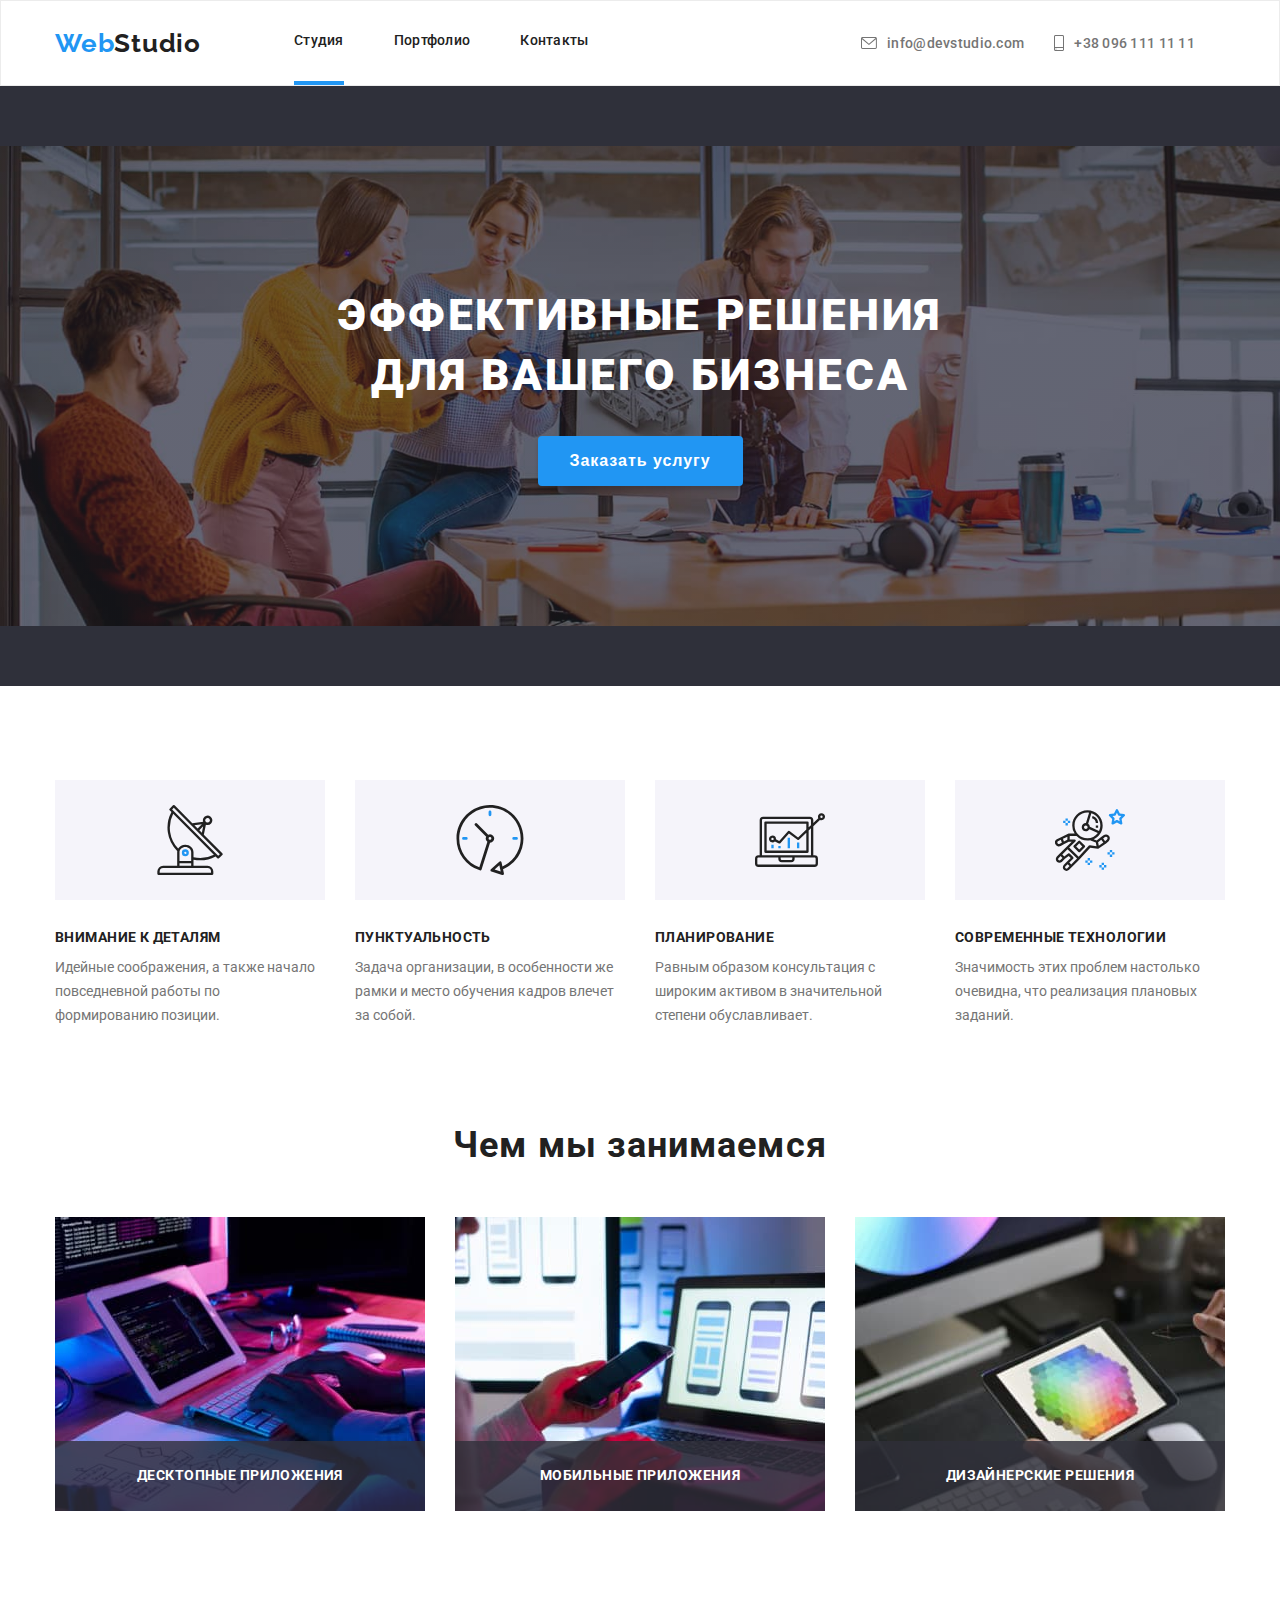
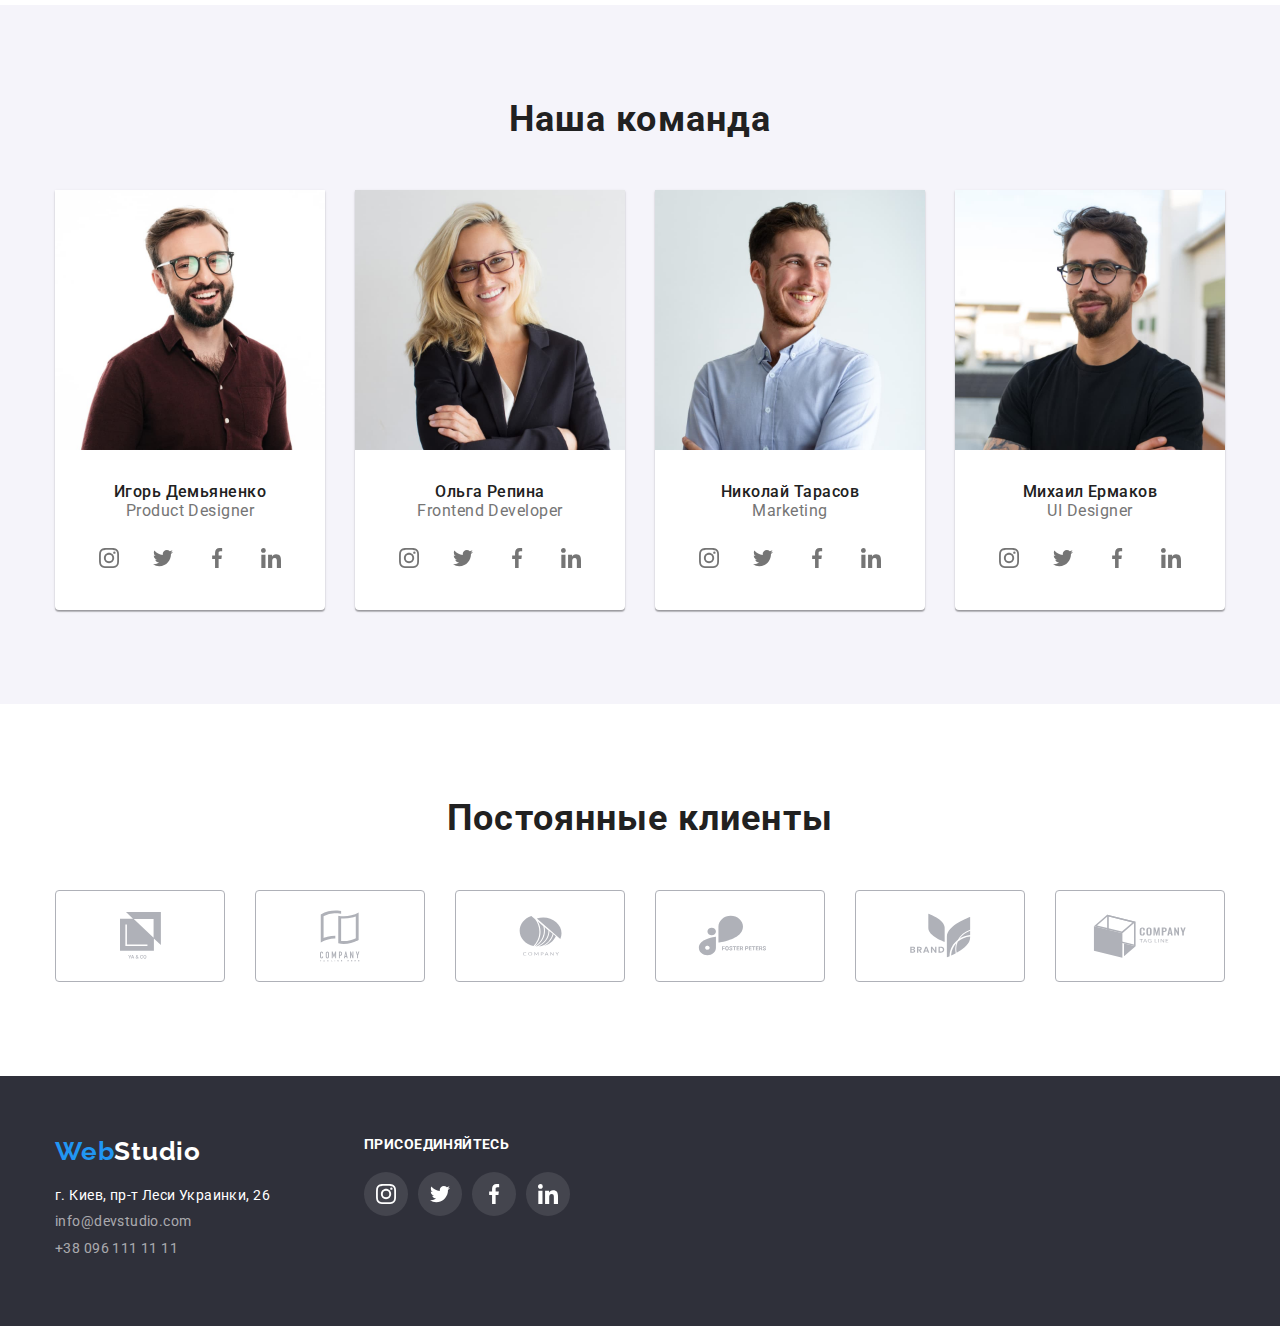
<file: index.html>
<!DOCTYPE html>
<html lang="ru">
<head>
    <meta charset="UTF-8">
    <meta http-equiv="X-UA-Compatible" content="IE=edge">
    <meta name="viewport" content="width=device-width, initial-scale=1.0">
    <title>Document</title>
    <link rel="preconnect" href="https://fonts.googleapis.com">
    <link rel="preconnect" href="https://fonts.gstatic.com" crossorigin>
    <link href="https://fonts.googleapis.com/css2?family=Raleway:wght@700&family=Roboto:wght@400;500;700;900&display=swap"
        rel="stylesheet">
    <link rel="stylesheet" href="https://cdnjs.cloudflare.com/ajax/libs/modern-normalize/1.1.0/modern-normalize.min.css"
        integrity="sha512-wpPYUAdjBVSE4KJnH1VR1HeZfpl1ub8YT/NKx4PuQ5NmX2tKuGu6U/JRp5y+Y8XG2tV+wKQpNHVUX03MfMFn9Q=="
        crossorigin="anonymous" referrerpolicy="no-referrer" />
    <link rel="stylesheet" href="./css/reset.css">
    <link rel="stylesheet" href="./css/styles.css">
</head>
<body>
    <!-- Шапка -->
    <header class="header">
        <div class="container header-top">
            <nav class="nav">
                <a lang="en" href="./index.html" class="logo">Web <span class="color-black">Studio</span></a>
                <ul class="links">
                    <li class="links-nav"> <a href="./index.html" class="links-header active">Студия</a></li>
                    <li class="links-nav"> <a href="./portfolio.html" class="links-header">Портфолио</a></li>
                    <li class="links-nav"> <a href="#" class="links-header">Контакты</a></li>
                </ul>
            </nav>
            <ul class="contacts list">
                <li class="icon-mail">
                    <a href="mailto:info@devstudio.com" class="link-header-root">
                        <svg class="mail-icon">
                            <use class="icon-envelope" href="./images/symbol-defs.svg#icon-envelope" width="16" height="12">                            </use>
                        </svg>
                    info@devstudio.com
                    </a>
                </li>
                <li class="icon-mail">
                    <a href="tel:+380961111111" class="link-header-root">
                        <svg class="mail-icon smartphone">
                            <use class="icon-smartphone" href="./images/symbol-defs.svg#icon-smartphone" width="10" height="16"></use>
                        </svg>
                    +38 096 111 11 11
                    </a>
                </li>
            </ul>
        </div>
    </header>
    <!-- Main-check -->
    <main>
        <!-- Заголовок -->
        <div class="hero-gradient">
            <section class="hero">
                <h1 class="hero-title">Эффективные решения для вашего бизнеса</h1>
                <button data-modal-open type="button" class="hero-btn">Заказать услугу</button>
            </section>
        </div>
        <!-- Плюсы компнании -->
        <section class="container">
            <h2: hidden>Плюсы компании</h2:>
            <ul class="flex-company">
                <li class="flex-company-list icon-detalist">
                    <div class="icon-box">
                        <svg class="icon-antenna">
                            <use href="./images/symbol-defs.svg#icon-antenna" width="70" height="70"></use>
                        </svg>
                    </div>
                    <h3 class="company">Внимание к деталям</h3>
                    <p class="company-plus">Идейные соображения, а также начало повседневной работы по формированию позиции.</p>
                </li>
                <li class="flex-company-list icon-punctuality">
                    <div class="icon-box">
                        <svg class="icon-clock">
                            <use href="./images/symbol-defs.svg#icon-clock" width="70" height="70"></use>
                        </svg>
                    </div>
                    <h3 class="company">Пунктуальность</h3>
                    <p class="company-plus">Задача организации, в особенности же рамки и место обучения кадров влечет за собой.</p>
                </li>
                <li class="flex-company-list icon-plan">
                    <div class="icon-box">
                        <svg class="icon-diagram">
                            <use href="./images/symbol-defs.svg#icon-diagram" width="70" height="70"></use>
                        </svg>
                    </div>
                    <h3 class="company">Планирование</h3>
                    <p class="company-plus">Равным образом консультация с широким активом в значительной степени обуславливает.</p>
                </li>
                <li class="flex-company-list icon-technologists">
                    <div class="icon-box">
                        <svg class="icon-astronaut">
                            <use href="./images/symbol-defs.svg#icon-astronaut" width="70" height="70"></use>
                        </svg>
                    </div>
                    <h3 class="company">Современные технологии</h3>
                    <p class="company-plus">Значимость этих проблем настолько очевидна, что реализация плановых заданий.</p>
                </li>
            </ul>
        </section>
        <!-- Чем занимаемься -->
        <section class="container">
            <h2 class=header-main>Чем мы занимаемся</h2>
            <ul class="work">
                <li class="work-list">
                    <div class="image-wrap">
                        <a href=""><img src="./images/img1.jpg" alt="Разработка проекта" width="370" height="294" class="img-work-list"></a>
                        <div class="descript">
                            <p class="descript-title">Десктопные приложения</p>
                        </div>
                    </div>
                </li>
                <li class="work-list">
                    <div class="image-wrap">
                        <a href=""><img src="./images/img2.jpg" alt="Выбор стилей" width="370" height="294" class="img-work-list"></a>
                        <div class="descript">
                            <p class="descript-title">Мобильные приложения</p>
                        </div>
                    </div>
                </li>
                <li class="work-list">
                    <div class="image-wrap">
                        <a href=""><img src="./images/img3.jpg" alt="Подбор цветовой гаммы" width="370" height="294" class="img-work-list"></a>
                        <div class="descript">
                            <p class="descript-title">Дизайнерские решения</p>
                        </div>
                    </div>
                </li>
            </ul>
        </section>
        <!-- Наша команда -->
        <section class="section  our-comand">
            <div class="container">
                <h2 class="header-main">Наша команда</h2>
                <ul class="comand">
                    <li class="comand-list">
                        <img src="./images/img4.jpg" alt="Product Designer" width="270" height="260">
                        <div class="comand-list-name">
                            <h3 class="employees">Игорь Демьяненко</h3>
                            <p class="speciality">Product Designer</p>
                        </div>
                        <ul class="comand-social-list">
                            <li class="social-link"> <a href="#" class="comand-social-link" aria-label="Instagram">
                                 <svg class="icon-social-link">
                                    <use href="images/symbol-defs.svg#icon-instagram" width="20" height="20"></use>
                                 </svg>
                                 </a>
                             </li>
                            <li class="social-link">
                                <a href="#" class="comand-social-link" aria-label="Twitter">
                                    <svg class="icon-social-link">
                                        <use href="images/symbol-defs.svg#icon-twitter" width="20" height="20"></use>
                                    </svg>
                                </a>
                            </li>
                            <li class="social-lick">
                                <a href="#" class="comand-social-link" aria-label="Facebook">
                                    <svg class="icon-social-link">
                                        <use href="images/symbol-defs.svg#icon-facebook" width="20" height="20"></use>
                                    </svg>
                                </a>
                            </li>
                            <li class="social-lick">
                                <a href="#" class="comand-social-link" aria-label="Linkedin">
                                    <svg class="icon-social-link">
                                        <use href="images/symbol-defs.svg#icon-linkedin" width="20" height="20"></use>
                                    </svg>
                                </a>
                            </li>
                        </ul>
                    </li>
                    <li class="comand-list">
                        <img src="./images/img5.jpg" alt="Frontend Developer" width="270" height="260">
                        <div class="comand-list-name">
                            <h3 class="employees">Ольга Репина</h3>
                            <p class="speciality">Frontend Developer</p>
                        </div>
                        <ul class="comand-social-list">
                            <li class="social-link"> <a href="#" class="comand-social-link" aria-label="Instagram">
                                    <svg class="icon-social-link">
                                        <use href="images/symbol-defs.svg#icon-instagram" width="20" height="20"></use>
                                    </svg>
                                </a>
                            </li>
                            <li class="social-link">
                                <a href="#" class="comand-social-link" aria-label="Twitter">
                                    <svg class="icon-social-link">
                                        <use href="images/symbol-defs.svg#icon-twitter" width="20" height="20"></use>
                                    </svg>
                                </a>
                            </li>
                            <li class="social-lick">
                                <a href="#" class="comand-social-link" aria-label="Facebook">
                                    <svg class="icon-social-link">
                                        <use href="images/symbol-defs.svg#icon-facebook" width="20" height="20"></use>
                                    </svg>
                                </a>
                            </li>
                            <li class="social-lick">
                                <a href="#" class="comand-social-link" aria-label="Linkedin">
                                    <svg class="icon-social-link">
                                        <use href="images/symbol-defs.svg#icon-linkedin" width="20" height="20"></use>
                                    </svg>
                                </a>
                            </li>
                        </ul>
                    </li>
                    <li class="comand-list">
                        <img src="./images/img6.jpg" alt="Marketing" width="270" height="260">
                        <div class="comand-list-name">
                            <h3 class="employees">Николай Тарасов</h3>
                            <p class="speciality">Marketing</p>
                        </div>
                        <ul class="comand-social-list">
                            <li class="social-link"> <a href="#" class="comand-social-link" aria-label="Instagram">
                                    <svg class="icon-social-link">
                                        <use href="images/symbol-defs.svg#icon-instagram" width="20" height="20"></use>
                                    </svg>
                                </a>
                            </li>
                            <li class="social-link">
                                <a href="#" class="comand-social-link" aria-label="Twitter">
                                    <svg class="icon-social-link">
                                        <use href="images/symbol-defs.svg#icon-twitter" width="20" height="20"></use>
                                    </svg>
                                </a>
                            </li>
                            <li class="social-lick">
                                <a href="#" class="comand-social-link" aria-label="Facebook">
                                    <svg class="icon-social-link">
                                        <use href="images/symbol-defs.svg#icon-facebook" width="20" height="20"></use>
                                    </svg>
                                </a>
                            </li>
                            <li class="social-lick">
                                <a href="#" class="comand-social-link" aria-label="Linkedin">
                                    <svg class="icon-social-link">
                                        <use href="images/symbol-defs.svg#icon-linkedin" width="20" height="20"></use>
                                    </svg>
                                </a>
                            </li>
                        </ul>
                    </li>
                    <li class="comand-list">
                        <img src="./images/img7.jpg" alt="UI Designer" width="270" height="260">
                        <div class="comand-list-name">
                            <h3 class="employees">Михаил Ермаков</h3>
                            <p class="speciality">UI Designer</p>
                        </div>
                        <ul class="comand-social-list">
                            <li class="social-link"> <a href="#" class="comand-social-link" aria-label="Instagram">
                                    <svg class="icon-social-link">
                                        <use href="images/symbol-defs.svg#icon-instagram" width="20" height="20"></use>
                                    </svg>
                                </a>
                            </li>
                            <li class="social-link">
                                <a href="#" class="comand-social-link" aria-label="Twitter">
                                    <svg class="icon-social-link">
                                        <use href="images/symbol-defs.svg#icon-twitter" width="20" height="20"></use>
                                    </svg>
                                </a>
                            </li>
                            <li class="social-lick">
                                <a href="#" class="comand-social-link" aria-label="Facebook">
                                    <svg class="icon-social-link">
                                        <use href="images/symbol-defs.svg#icon-facebook" width="20" height="20"></use>
                                    </svg>
                                </a>
                            </li>
                            <li class="social-lick">
                                <a href="#" class="comand-social-link" aria-label="Linkedin">
                                    <svg class="icon-social-link">
                                        <use href="images/symbol-defs.svg#icon-linkedin" width="20" height="20"></use>
                                    </svg>
                                </a>
                            </li>
                        </ul>
                    </li>
                </ul>
            </div>
        </section>
        <section class="section">
            <div class="container">
                <h2 class="header-main">Постоянные клиенты</h2>
                <ul class="clients-list">
                    <li class="item">
                        <a href="#" class="client-icon">
                            <svg width="41" height="47" class="logo-icon group1">
                                <use href="./images/symbol-defs.svg#icon-group1" ></use>
                            </svg>
                        </a>
                    </li>
                    <li class="item"> <a href="#" class="client-icon">
                        <svg width="40" height="52" class="logo-icon group2">
                            <use href="./images/symbol-defs.svg#icon-group2"></use>
                        </svg>
                    </a> </li>
                    <li class="item"> <a href="#" class="client-icon">
                        <svg width="43" height="41" class="logo-icon group3">
                            <use href="./images/symbol-defs.svg#icon-group3"></use>
                        </svg>
                    </a> </li>
                    <li class="item"> <a href="#" class="client-icon">
                        <svg width="85" height="41" class="logo-icon group4">
                            <use href="./images/symbol-defs.svg#icon-group4"></use>
                        </svg>
                    </a> </li>
                    <li class="item"> <a href="#" class="client-icon">
                        <svg width="63" height="45" class="logo-icon group5">
                            <use href="./images/symbol-defs.svg#icon-group5"></use>
                        </svg>
                    </a> </li>
                    <li class="item"> <a href="#" class="client-icon">
                        <svg width="94" height="44" class="logo-icon group6">
                            <use href="./images/symbol-defs.svg#icon-group6"></use>
                        </svg>
                    </a> </li>    
                </ul>
            </div>
        </section>
    </main>
     <!-- Подвал страници -->
    <footer class="footer">
        <div class="container">
            <div>
                <a lang="en" href="./index.html" class="logo">Web<span class="color-white">Studio</span></a>
                <address class="address">
                    <ul>
                        <li class="footer-list"><a href="#" class="home"> г. Киев, пр-т Леси Украинки, 26</a></li>
                        <li class="footer-list"><a href="mailto:info@devstudio.com" class="footer-contacts">info@devstudio.com</a>
                        </li>
                        <li class="footer-list"><a href="tel:+380961111111" class="footer-contacts">+38 096 111 11 11</a></li>
                    </ul>
                </address>
            </div>

            <div class="footer-social">
                <div class="footer-flex">
                    <h2 class="header-footer">присоединяйтесь</h2>
                </div>
                <div class="footer-flex-list">
                    <ul class="comand-social-list">
                        <li class="social-link"> <a href="#" class="comand-footer-link" aria-label="Instagram">
                                <svg class="icon-footer-link">
                                    <use href="images/symbol-defs.svg#icon-instagram" width="20" height="20"></use>
                                </svg>
                            </a>
                        </li>
                        <li class="social-link">
                            <a href="#" class="comand-footer-link" aria-label="Twitter">
                                <svg class="icon-footer-link">
                                    <use href="images/symbol-defs.svg#icon-twitter" width="20" height="20"></use>
                                </svg>
                            </a>
                        </li>
                        <li class="social-lick">
                            <a href="#" class="comand-footer-link" aria-label="Facebook">
                                <svg class="icon-footer-link">
                                    <use href="images/symbol-defs.svg#icon-facebook" width="20" height="20"></use>
                                </svg>
                            </a>
                        </li>
                        <li class="social-lick">
                            <a href="#" class="comand-footer-link" aria-label="Linkedin">
                                <svg class="icon-footer-link">
                                    <use href="images/symbol-defs.svg#icon-linkedin" width="20" height="20"></use>
                                </svg>
                            </a>
                        </li>
                    </ul>
                </div>
            </div>
        </div>
    </footer>

<!-- Модальное окно -->

    <div class="backdrop is-hidden" data-modal>
        <div class="modal">
            <p></p>
            <button data-modal-close type="button" class="close-modal">
                <svg width="11" height="11" class="close-modal-button">
                    <use href="images/symbol-defs.svg#vector"></use>
                </svg>
            </button>
        </div>
    </div>
    <script src="./js/modal.js"></script>
</body>
</html>
</file>
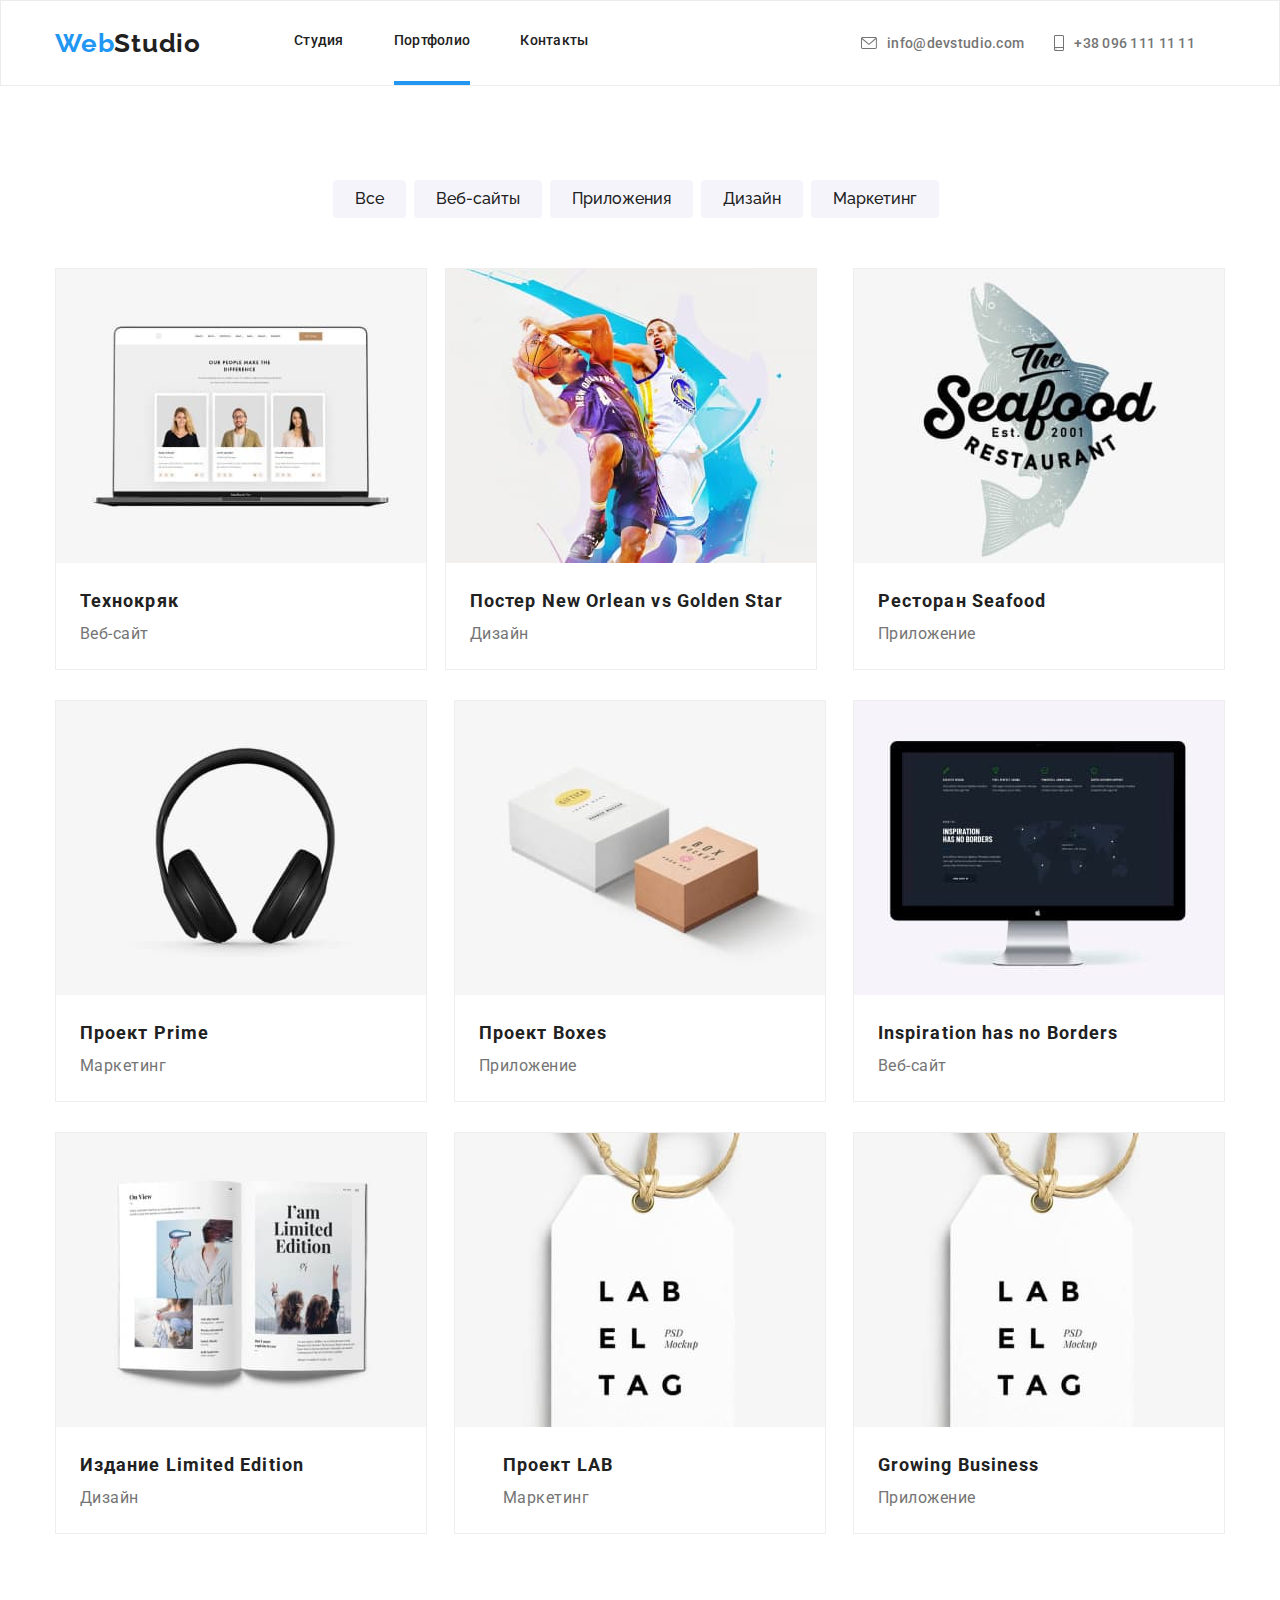
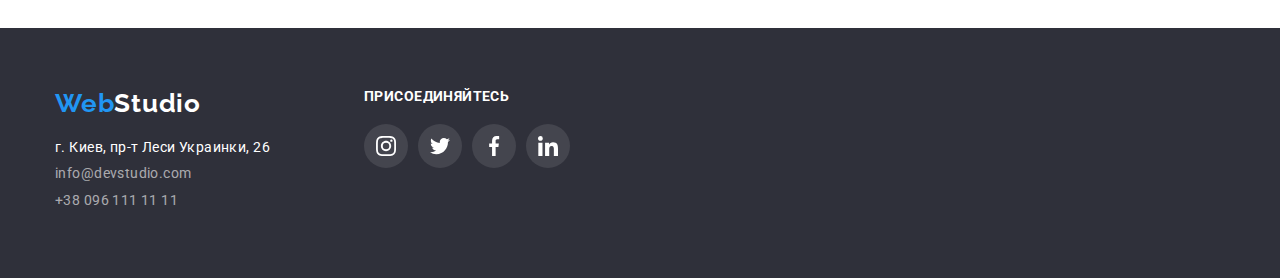
<file: portfolio.html>
<!DOCTYPE html>
<html lang="en">
<head>
    <meta charset="UTF-8">
    <meta http-equiv="X-UA-Compatible" content="IE=edge">
    <meta name="viewport" content="width=device-width, initial-scale=1.0">
    <title>Portfolio</title>
    <link rel="preconnect" href="https://fonts.googleapis.com">
    <link rel="preconnect" href="https://fonts.gstatic.com" crossorigin>
    <link href="https://fonts.googleapis.com/css2?family=Raleway:wght@700&family=Roboto:wght@400;500;700;900&display=swap"
        rel="stylesheet">
    <link rel="stylesheet" href="https://cdnjs.cloudflare.com/ajax/libs/modern-normalize/1.1.0/modern-normalize.min.css"
        integrity="sha512-wpPYUAdjBVSE4KJnH1VR1HeZfpl1ub8YT/NKx4PuQ5NmX2tKuGu6U/JRp5y+Y8XG2tV+wKQpNHVUX03MfMFn9Q=="
        crossorigin="anonymous" referrerpolicy="no-referrer" />
    <link rel="stylesheet" href="./css/reset.css">
    <link rel="stylesheet" href="./css/styles.css">
</head>
<body>
    <!-- Шапка -->
    <header class="header">
        <div class="container header-top">
            <nav class="nav">
                <a lang="en" href="./index.html" class="logo">Web <span class="color-black">Studio</span></a>
                <ul class="links">
                    <li> <a href="./index.html" class="links-header">Студия</a></li>
                    <li> <a href="./portfolio.html" class="links-header active">Портфолио</a></li>
                    <li> <a href="#" class="links-header">Контакты</a></li>
                </ul>
            </nav>
            <ul class="contacts list">
                <li class="icon-mail">
                    <a href="mailto:info@devstudio.com" class="link-header-root">
                        <svg class="mail-icon">
                            <use class="icon-envelope" href="./images/symbol-defs.svg#icon-envelope" width="16" height="12">
                        </svg>
                        info@devstudio.com
                    </a>
                </li>
                <li class="icon-mail">
                    <a href="tel:+380961111111" class="link-header-root">
                        <svg class="mail-icon smartphone">
                            <use class="icon-smartphone" href="./images/symbol-defs.svg#icon-smartphone" width="10"
                                height="16"></use>
                        </svg>
                        +38 096 111 11 11
                    </a>
                </li>
            </ul>
        </div>
    </header>
    <main>
        <section class="container">
            <div class="portfolio-content">
                <h1: hidden>Портфолио</h1:>
                <ul class="filter-button">
                    <li><button type="button" class="portfolio-button">Все</button></li>
                    <li><button type="button" class="portfolio-button">Веб-сайты</button></li>
                    <li><button type="button" class="portfolio-button">Приложения</button></li>
                    <li><button type="button" class="portfolio-button">Дизайн</button></li>
                    <li><button type="button" class="portfolio-button">Маркетинг</button></li>
                </ul>
                <ul class="portfolio-list">
                    <li class="portfolio-list-item">
                        <a href="" class="portfolio-list-link">
                            <div class="portfolio-wraper">
                                <img src="./images/img8.jpg" alt="Website" width="370" height="294" class="img-portfolio-wraper">
                                <p class="portfolio-text-wraper">Технокряк это современная площадка распространения коронавируса. Компании используют эту платформу для цифрового
                                шпионажа и атак на защищённые сервера конкурентов.</p>
                            </div>
                            <div class="portfolio-spektr">
                                <h2 class="possibilities">Технокряк</h2>
                                <p class="possibilities-text">Веб-сайт</p>
                            </div>
                        </a>
                    </li>
                    <li class="portfolio-list-item">
                        <a href="" class="portfolio-list-link">
                            <div class="portfolio-wraper">
                                <img src="./images/img9.jpg" alt="Website" width="370" height="294" class="img-portfolio-wraper">
                                <p class="portfolio-text-wraper">Технокряк это современная площадка распространения коронавируса. Компании
                                    используют эту платформу для цифрового
                                    шпионажа и атак на защищённые сервера конкурентов.</p>
                            </div>
                            <div class="portfolio-spektr">
                                <h2 class="possibilities">Постер New Orlean vs Golden Star</h2>
                                <p class="possibilities-text">Дизайн</p>
                            </div>                        
                    </li>
                    <li class="portfolio-list-item">
                        <a href="" class="portfolio-list-link">
                            <div class="portfolio-wraper">
                                <img src="./images/img10.jpg" alt="Website" width="370" height="294" class="img-portfolio-wraper">
                                <p class="portfolio-text-wraper">Технокряк это современная площадка распространения коронавируса. Компании используют
                                    эту платформу для цифрового
                                    шпионажа и атак на защищённые сервера конкурентов.</p>
                            </div>      
                            <div class="portfolio-spektr">
                                <h2 class="possibilities">Ресторан Seafood</h2>
                                <p class="possibilities-text">Приложение</p>
                            </div>
                        </a>
                    </li>
                    <li class="portfolio-list-item">
                        <a href="" class="portfolio-list-link"> 
                            <div class="portfolio-wraper">
                                <img src="./images/img11.jpg" alt="Website" width="370" height="294" class="img-portfolio-wraper">
                                <p class="portfolio-text-wraper">Технокряк это современная площадка распространения коронавируса. Компании
                                    используют эту платформу для цифрового шпионажа и атак на защищённые сервера конкурентов.</p>
                            </div>
                            <div class="portfolio-spektr">
                                <h2 class="possibilities">Проект Prime</h2>
                                <p class="possibilities-text">Маркетинг</p>
                            </div>
                        </a>
                    </li>
                    <li class="portfolio-list-item">
                        <a href="" class="portfolio-list-link">
                            <div class="portfolio-wraper">
                                <img src="./images/img12.jpg" alt="Website" width="370" height="294" class="img-portfolio-wraper">
                                <p class="portfolio-text-wraper">Технокряк это современная площадка распространения коронавируса. Компании
                                    используют эту платформу для цифрового шпионажа и атак на защищённые сервера конкурентов.</p>
                            </div>
                            <div class="portfolio-spektr">
                                <h2 class="possibilities">Проект Boxes</h2>
                                <p class="possibilities-text">Приложение</p>
                            </div>    
                        </a>
                    </li>
                    <li class="portfolio-list-item">
                        <a href="" class="portfolio-list-link">
                            <div class="portfolio-wraper">
                                <img src="./images/img13.jpg" alt="Website" width="370" height="294" class="img-portfolio-wraper">
                                <p class="portfolio-text-wraper">Технокряк это современная площадка распространения коронавируса. Компании
                                    используют эту платформу для цифрового шпионажа и атак на защищённые сервера конкурентов.</p>
                            </div>
                            <div class="portfolio-spektr">
                                <h2 class="possibilities">Inspiration has no Borders</h2>
                                <p class="possibilities-text">Веб-сайт</p>
                            </div>    
                        </a>                    
                    </li>
                    <li class="portfolio-list-item">
                        <a href="" class="portfolio-list-link">
                            <div class="portfolio-wraper">
                                <img src="./images/img14.jpg" alt="Website" width="370" height="294" class="img-portfolio-wraper">
                                <p class="portfolio-text-wraper">Технокряк это современная площадка распространения коронавируса. Компании
                                    используют эту платформу для цифрового шпионажа и атак на защищённые сервера конкурентов.</p>
                            </div>
                            <div class="portfolio-spektr">
                                <h2 class="possibilities">Издание Limited Edition</h2>
                                <p class="possibilities-text">Дизайн</p>
                            </div>
                        </a>
                    </li>
                    <li class="portfolio-list-item">
                        <a href="" class="portfolio-list-link">
                            <div class="portfolio-wraper">
                                <img src="./images/img15.jpg" alt="Website" width="370" height="294" class="img-portfolio-wraper">
                                <p class="portfolio-text-wraper">Технокряк это современная площадка распространения коронавируса. Компании
                                    используют эту платформу для цифрового шпионажа и атак на защищённые сервера конкурентов.</p>
                            </div>
                            <div class="portfolio-spektr">
                            <div class="portfolio-spektr">
                                <h2 class="possibilities">Проект LAB</h2>
                                <p class="possibilities-text">Маркетинг</p>
                            </div>   
                        </a>
                    </li>
                    <li class="portfolio-list-item">
                        <a href="" class="portfolio-list-link">
                            <div class="portfolio-wraper">
                                <img src="./images/img15.jpg" alt="Website" width="370" height="294" class="img-portfolio-wraper">
                                <p class="portfolio-text-wraper">Технокряк это современная площадка распространения коронавируса. Компании
                                    используют эту платформу для цифрового шпионажа и атак на защищённые сервера конкурентов.</p>
                            </div>
                            <div class="portfolio-spektr">
                                <h2 class="possibilities">Growing Business</h2>
                                <p class="possibilities-text">Приложение</p>
                            </div>
                        </a>
                    </li>
                </ul>

            </div>
        </section>
    </main>
    <!-- Подвал страници -->
    <footer class="footer">
        <div class="container">
            <div>
                <a lang="en" href="./index.html" class="logo">Web<span class="color-white">Studio</span></a>
                <address class="address">
                    <ul>
                        <li class="footer-list"><a href="#" class="home"> г. Киев, пр-т Леси Украинки, 26</a></li>
                        <li class="footer-list"><a href="mailto:info@devstudio.com"
                                class="footer-contacts">info@devstudio.com</a>
                        </li>
                        <li class="footer-list"><a href="tel:+380961111111" class="footer-contacts">+38 096 111 11 11</a>
                        </li>
                    </ul>
                </address>
            </div>
            <div class="footer-social">
                <div class="footer-flex">
                    <h2 class="header-footer">присоединяйтесь</h2>
                </div>
                <div class="footer-flex-list">
                    <ul class="comand-social-list">
                        <li class="social-link"> <a href="#" class="comand-footer-link" aria-label="Instagram">
                                <svg class="icon-footer-link">
                                    <use href="images/symbol-defs.svg#icon-instagram" width="20" height="20"></use>
                                </svg>
                            </a>
                        </li>
                        <li class="social-link">
                            <a href="#" class="comand-footer-link" aria-label="Twitter">
                                <svg class="icon-footer-link">
                                    <use href="images/symbol-defs.svg#icon-twitter" width="20" height="20"></use>
                                </svg>
                            </a>
                        </li>
                        <li class="social-lick">
                            <a href="#" class="comand-footer-link" aria-label="Facebook">
                                <svg class="icon-footer-link">
                                    <use href="images/symbol-defs.svg#icon-facebook" width="20" height="20"></use>
                                </svg>
                            </a>
                        </li>
                        <li class="social-lick">
                            <a href="#" class="comand-footer-link" aria-label="Linkedin">
                                <svg class="icon-footer-link">
                                    <use href="images/symbol-defs.svg#icon-linkedin" width="20" height="20"></use>
                                </svg>
                            </a>
                        </li>
                    </ul>
                </div>
            </div>
        </div>
    </footer>
</body>
</html>
</file>
<file: css/styles.css>
*,
*::after,
*::before {
  margin: 0;
  padding: 0;
  box-sizing: border-box;
  /* outline: 2px solid tomato; */
}
a {
  text-decoration: none;
  cursor: pointer;
}
button {
  border: none;
  cursor: pointer;
}
ul li {
  list-style: none;
}

:root {
  --main-color: #212121;
  --sec-color: #757575;
  --active-color: #2196f3;
  --icon-color: #afb1b8;
  --timing-function: cubic-bezier(0.4, 0, 0.2, 1);
}

body {
  font-family: 'Roboto', sans-serif;
  font-size: 14px;
  font-style: normal;
}
.section {
  padding-top: 94px;
  padding-bottom: 94px;
}
.container {
  width: 1200px;
  margin: 0 auto;
  padding: 0 15px;
}
.nav,
.links,
.contacts,
header .container {
  display: flex;
  justify-content: space-between;
}

.header {
  border: 1px solid #ececec;
}

header .logo {
  margin-right: 93px;
  display: flex;
  align-items: center;
  font-family: 'Raleway', sans-serif;
  font-style: normal;
  font-weight: bold;
  font-size: 26px;
  line-height: 1.19;
  letter-spacing: 0.03em;
  color: var(--active-color);
}
/*  */

/* .links-nav { */
/* display: inline-block; */
/* position: relative; */
/* } */

.color-black {
  color: var(--main-color);
}

.active::after {
  content: '';
  display: block;
  position: relative;
  top: 32px;
  width: 100%;
  height: 4px;
  background-color: var(--active-color);
}

/* Контакти */

.links-header {
  font-weight: 500;
  font-size: 14px;
  line-height: 1.14;
  letter-spacing: 0.02em;
  color: var(--main-color);
  padding: 32px 0;
  display: inline-block;
  margin-right: 50px;

  transition: color 250ms var(--timing-function);
}

.links:last-child {
  margin-right: 0;
}

.links-header:hover,
.links-header:focus {
  color: var(--active-color);
}
.link-header-root {
  font-family: Roboto;
  font-style: normal;
  font-weight: 500;
  font-size: 14px;
  line-height: 16px;
  letter-spacing: 0.02em;
  color: #757575;
  margin-right: 30px;

  transition: color 250ms var(--timing-function);
}

.link-header-root:focus,
.link-header-root:hover {
  color: var(--active-color);
}

.link-header-root:focus .icon-envelope,
.link-header-root:hover .icon-envelope {
  fill: var(--active-color);
}

.link-header-root:focus .icon-smartphone,
.link-header-root:hover .icon-smartphone {
  fill: var(--active-color);
}

.icon-mail:last-child {
  margin-right: 0;
}

.header-top {
  align-items: center;
}
.contacts list {
  display: flex;
  margin-left: auto;
  align-items: center;
  vertical-align: center;
}

.contacts list .icon-mail + .icon-mail {
  display: flex;
  margin-left: 30px;
  justify-content: center;
}

.link-header-root {
  display: flex;
  align-items: center;
}

.mail-icon {
  display: inline-block;
  justify-content: center;
  align-items: center;
  margin-right: 10px;
  width: 16px;
  height: 12px;
}

.smartphone {
  display: inline-block;
  justify-content: center;
  align-items: center;
  margin-right: 10px;
  width: 10px;
  height: 16px;
}

.icon-envelope {
  width: 16px;
  height: 12px;
  fill: var(--sec-color);
}
.icon-smartphone {
  fill: var(--sec-color);
}
.link-header:hover use,
.link-header:focus use {
  fill: var(--active-color);
}
/* Герой  */
.hero {
  padding: 200px 0;
  background: #2f303a;
  height: 600px;
  max-width: 1600px;
  margin-left: auto;
  margin-right: auto;
  background-image: linear-gradient(to right, rgba(47, 48, 58, 0.4), rgba(47, 48, 58, 0.4)),
    url(../images/hero.jpg);
  background-size: contain;
  background-repeat: no-repeat;
  background-position: center;
}

.hero-title {
  font-size: 44px;
  color: #ffffff;
  text-transform: uppercase;
  font-weight: 900;
  font-size: 44px;
  line-height: 1.36;
  text-align: center;
  letter-spacing: 0.06em;
  max-width: 650px;
  margin: 0 auto;
  margin-bottom: 30px;
}

.hero-btn {
  padding: 10px 32px;
  border-radius: 4px;
  margin: 0 auto;
  display: block;
  background-color: var(--active-color);
  box-shadow: 0px 4px 4px rgba(0, 0, 0, 0.15);
  font-weight: bold;
  font-size: 16px;
  line-height: 1.87;
  letter-spacing: 0.06em;
  color: #ffffff;

  transition: background-color 250ms cubic-bezier(0.4, 0, 0.2, 1);
}

.hero-btn:hover,
.hero-btn:focus {
  background-color: #188ce8;
}
/* Плюси компании */

.flex-company {
  display: flex;
  padding-top: 94px;
  justify-content: center;
  padding-bottom: 94px;
}

.company {
  font-size: 14px;
  line-height: 1.14;
  letter-spacing: 0.03em;
  text-transform: uppercase;
  color: var(--main-color);
  width: 270px;
  height: 16px;
  margin-bottom: 10px;
}

.company-plus {
  font-size: 14px;
  line-height: 1.71;
  color: var(--sec-color);
  box-sizing: border-box;
  width: 270px;
  height: 75px;
}

.flex-company-list:not(:last-child) {
  margin-right: 30px;
  width: 270px;
  height: 100;
}

.icon-box {
  display: flex;
  align-items: center;
  justify-content: center;
  margin-bottom: 30px;
  height: 120px;
  background-color: #f5f4fa;
}

.icon-antenna {
  display: flex;
  align-items: center;
  justify-content: center;
  padding: 0;
  width: 70px;
  height: 70px;
}

.icon-clock {
  display: flex;
  align-items: center;
  justify-content: center;
  padding: 0;
  width: 70px;
  height: 70px;
}

.icon-diagram {
  display: flex;
  align-items: center;
  justify-content: center;
  padding: 0;
  width: 70px;
  height: 70px;
}

.icon-astronaut {
  display: flex;
  align-items: center;
  justify-content: center;
  padding: 0;
  width: 70px;
  height: 70px;
}
/* Чем ми занимаємься */

.header-main {
  font-weight: bold;
  font-size: 36px;
  line-height: 1.16;
  text-align: center;
  letter-spacing: 0.03em;
  color: var(--main-color);
  margin-bottom: 50px;
}

.work {
  display: flex;
  padding-bottom: 94px;
}

.work-list:not(:last-child) {
  margin-right: 30px;
}

.img-work-list {
  display: block;
}

.image-wrap {
  position: relative;
}
/* Позиционированик елементов */

.descript {
  position: absolute;
  bottom: 0;
  display: flex;
  justify-content: center;
  align-items: center;
  width: 370px;
  height: 70px;
  background: rgba(47, 48, 58, 0.8);
}
.descript-title {
  font-weight: bold;
  font-size: 14px;
  line-height: 1.14;
  text-align: center;
  letter-spacing: 0.03em;
  text-transform: uppercase;
  color: #ffffff;
}

/* Наша команда */

.our-comand {
  background: #f5f4fa;
}

.comand {
  display: flex;
}

.comand-list {
  margin-right: 30px;
  background: #ffffff;
  box-shadow: 0px 1px 3px rgba(0, 0, 0, 0.12), 0px 1px 1px rgba(0, 0, 0, 0.14),
    0px 2px 1px rgba(0, 0, 0, 0.2);
  border-radius: 0px 0px 4px 4px;
}

.comand-list-name {
  text-align: center;
  margin-top: 30px;
  margin-bottom: 15px;
}

.employees {
  font-weight: 500;
  font-size: 16px;
  line-height: 1.18;
  letter-spacing: 0.03em;
  color: var(--main-color);
}

.speciality {
  font-size: 16px;
  line-height: 1.18;
  letter-spacing: 0.03em;
  color: var(--sec-color);
}

/* Соцсети*/

.comand-social-list {
  display: flex;
  justify-content: center;
  padding-left: 0;
}

.comand-social-list li:not(:last-child) {
  margin-right: 10px;
  margin-bottom: 30px;
}

.comand-social-link {
  display: flex;
  justify-content: center;
  align-items: center;
  background-position: center;
  border-radius: 50%;
  fill: #afb1b8;
  width: 44px;
  height: 44px;

  transition: background-color 250ms var(--timing-function);
}

.comand-social-link:hover,
.comand-social-link:focus {
  background-color: var(--active-color);
}

.comand-social-link:focus .icon-social-link,
.comand-social-link:hover .icon-social-link {
  fill: #ffffff;
}

.social-link {
  display: flex;
  justify-content: center;
  align-items: center;
}

.icon-social-link {
  width: 20px;
  height: 20px;
  fill: var(--sec-color);

  transition: fill 250ms var(--timing-function);
}
/* Постоянные клиенты */
.clients-list {
  padding: 0;
  margin: 0;
  display: flex;
  justify-content: center;
  align-content: center;
}
.item {
  flex-basis: calc(100% / 6)-30px;
  /* display: flex; */
  /* align-items: center; */
  /* justify-content: center; */
  /* margin-bottom: 30px; */
  width: 170px;
  height: 92px;
}

.item:not(:last-child) {
  margin-right: 30px;
}

.client-icon {
  width: 170px;
  height: 92px;
  display: flex;
  justify-content: center;
  align-items: center;
  padding: 0;
  border-radius: 4px;
  border: 1px solid #afb1b8;
  background: #ffffff;
  fill: var(--icon-color);

  transition: fill 250ms var(--timing-function), border 250ms var(--timing-function);
}

.client-icon:hover,
.client-icon:focus {
  fill: var(--active-color);
  border: 1px solid var(--active-color);
}

.item {
  fill: var(--icon-color);
}

/* Футер */

.footer {
  background: #2f303a;
  padding-top: 60px;
  padding-bottom: 60px;
}

.footer .container {
  display: flex;
}

.footer-social {
  margin-left: 70px;
}

.home {
  font-style: normal;
  font-size: 14px;
  line-height: 1.18;
  letter-spacing: 0.03em;
  color: #ffffff;
  margin-bottom: 10px;
}

.footer-contacts {
  font-style: normal;
  font-size: 14px;
  line-height: 1.18;
  letter-spacing: 0.03em;
  color: rgba(255, 255, 255, 0.6);
  margin-bottom: 10px;
}

footer .logo {
  margin-right: 93px;
  display: flex;
  align-items: center;
  font-family: 'Raleway', sans-serif;
  font-style: normal;
  font-weight: bold;
  font-size: 26px;
  line-height: 1.19;
  letter-spacing: 0.03em;
  color: var(--active-color);
}
.color-white {
  color: #fff;
}

.header-footer {
  font-family: Roboto;
  font-style: normal;
  font-weight: bold;
  font-size: 14px;
  line-height: 16px;
  letter-spacing: 0.03em;
  text-transform: uppercase;
  color: #ffffff;
  margin-bottom: 20px;
}
.comand-footer-link {
  display: flex;
  justify-content: center;
  align-items: center;
  background-position: center;
  border-radius: 50%;
  background-color: rgba(255, 255, 255, 0.1);
  width: 44px;
  height: 44px;
  transition: background-color 250ms var(--timing-function);
}

.icon-footer-link {
  width: 20px;
  height: 20px;
  fill: #ffffff;
}

.comand-footer-link:hover,
.comand-footer-link:focus {
  background-color: var(--active-color);
}

.comand-footer-link:focus .icon-social-link,
.comand-footer-link:hover .icon-social-link {
  fill: #ffffff;
}

/* .footer-flex { */
/* display: inline-flex; */
/* } */
/* .footer-flex-list { */
/* display: flex; */
/* } */
/* .flex-footer { */
/* display: flex; */
/* justify-content: center; */
/* } */
.home a:hover,
.home a:focus,
.footer-contacts a:hover,
.footer-contacts a:focus,


/* dddd */


.address {
  margin-top: 20px;
}

.footer-list:not(last-child) {
  margin-bottom: 10px;
}

/* Portfolio */
.portfolio-content {
  padding-top: 94px;
  padding-bottom: 94px;
}

/* Кнопки на портфолио */

.filter-button {
  display: flex;
  justify-content: center;
  padding: auto 8px;
}

.filter-button {
  padding-bottom: 50px;
}

.portfolio-button {
  padding: 6px 22px;
  text-align: center;
  color: var(--main-color);
  background: #f5f4fa;
  box-shadow: 0px 4px 4px rgba(0, 0, 0, 0.15);

  font-family: 'Raleway', sans-serif;
  font-weight: 500;
  font-size: 16px;
  line-height: 1.62;

  border: none;
  box-shadow: none;
  border-radius: 4px;
  margin-right: 8px;

  transition: background-color 250ms var(--timing-function), color 250ms var(--timing-function),
    box-shadow 250ms var(--timing-function);
}

.portfolio-button:hover,
.portfolio-button:focus {
  background-color: #188ce8;
  color: #ffffff;
  box-shadow: 0px 3px 1px rgba(0, 0, 0, 0.1), 0px 1px 2px rgba(0, 0, 0, 0.08),
    0px 2px 2px rgba(0, 0, 0, 0.12);
}

.portfolio-list {
  display: flex;
  flex-wrap: wrap;
  justify-content: space-between;
}
.portfolio-list-item:focus,
.portfolio-list-item:hover {
  box-shadow: 0px 1px 1px rgba(0, 0, 0, 0.12), 0px 4px 4px rgba(0, 0, 0, 0.06),
    1px 4px 6px rgba(0, 0, 0, 0.16);
  cursor: pointer;
}
/* Список возможностей */
.portfolio-list-item:nth-child(-n + 7) {
  /* margin-right: 10px; */
  margin-bottom: 30px;
}
.portfolio-list-item {
  border: 1px solid #eeeeee;
  transition: box-shadow 250ms var(--timing-function);
}
.possibilities {
  font-weight: bold;
  font-size: 18px;
  line-height: 2;
  letter-spacing: 0.06em;
  color: var(--main-color);
}
.possibilities-text {
  font-size: 16px;
  line-height: 1.87;
  letter-spacing: 0.03em;
  color: #757575;
}

.portfolio-spektr {
  margin: 20px 24px;
}

/* Overflow портфоліо */
.portfolio-wraper {
  position: relative;
  display: flex;
  overflow: hidden;
}
.portfolio-text-wraper {
  position: absolute;
  transform: translateY(101%);
  transition: transform 250ms var(--timing-function);

  font-size: 18px;
  width: 100%;
  height: 100%;
  line-height: 28px;
  letter-spacing: 0.03em;
  color: #ffffff;
  padding: 63px 24px;
  background: rgba(33, 150, 243, 0.9);

  display: inline-flex;
  justify-content: center;
  align-items: center;
}

.portfolio-list-link:focus .portfolio-text-wraper,
.portfolio-list-link:hover .portfolio-text-wraper {
  transform: translateY(0);
  overflow: visible;
}

.img-portfolio-wraper {
  display: block;
}

/* Модальное окно */
.backdrop {
  position: fixed;
  width: 100%;
  height: 100%;
  left: 0px;
  top: 0px;
  background: rgba(0, 0, 0, 0.2);
  visibility: visible;
  transition: opacity 250ms var(--timing-function), visibility 250ms var(--timing-function);
}

.backdrop.is-hidden {
  opacity: 0;
  pointer-events: none;
  visibility: hidden;
}

.backdrop.is-hidden .modal {
  transform: translate(-50%, -50%) scale(1.1);
}

.modal {
  position: absolute;
  left: 50%;
  top: 50%;
  transform: translate(-50%, -50%) scale(1);
  transition: transform 250ms var(--timing-function);

  width: 528px;
  height: 581px;
  background: #ffffff;
  box-shadow: 0px 1px 3px rgba(0, 0, 0, 0.12), 0px 1px 1px rgba(0, 0, 0, 0.14),
    0px 2px 1px rgba(0, 0, 0, 0.2);
  border-radius: 4px;
}

.close-modal {
  position: absolute;
  top: 8px;
  right: 8px;
  cursor: pointer;
  padding: 0%;

  width: 30px;
  height: 30px;
  background: #ffffff;
  border: 1px solid rgba(0, 0, 0, 0.1);
  border-radius: 50%;
}

.close-modal-button {
  position: absolute;
  top: 9px;
  right: 9px;
  bottom: 10px;
  left: 10px;
}
</file>
